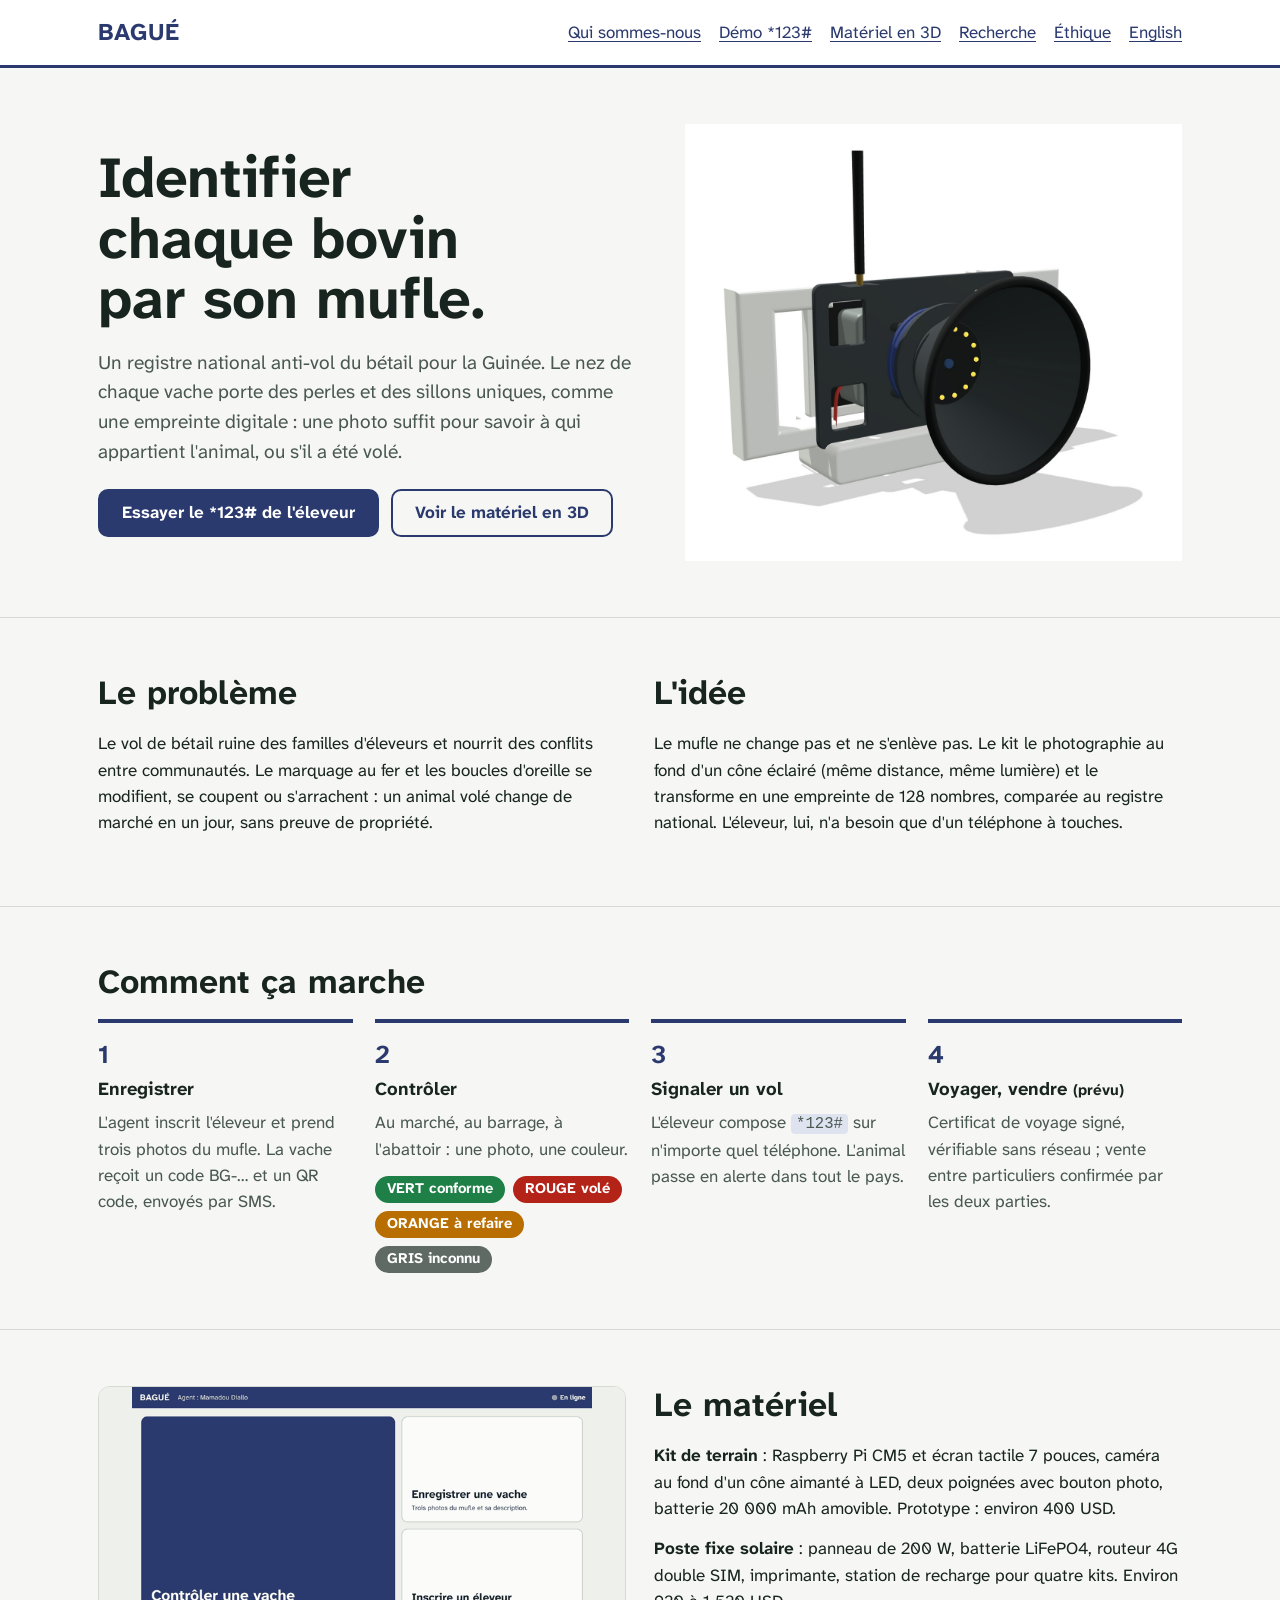
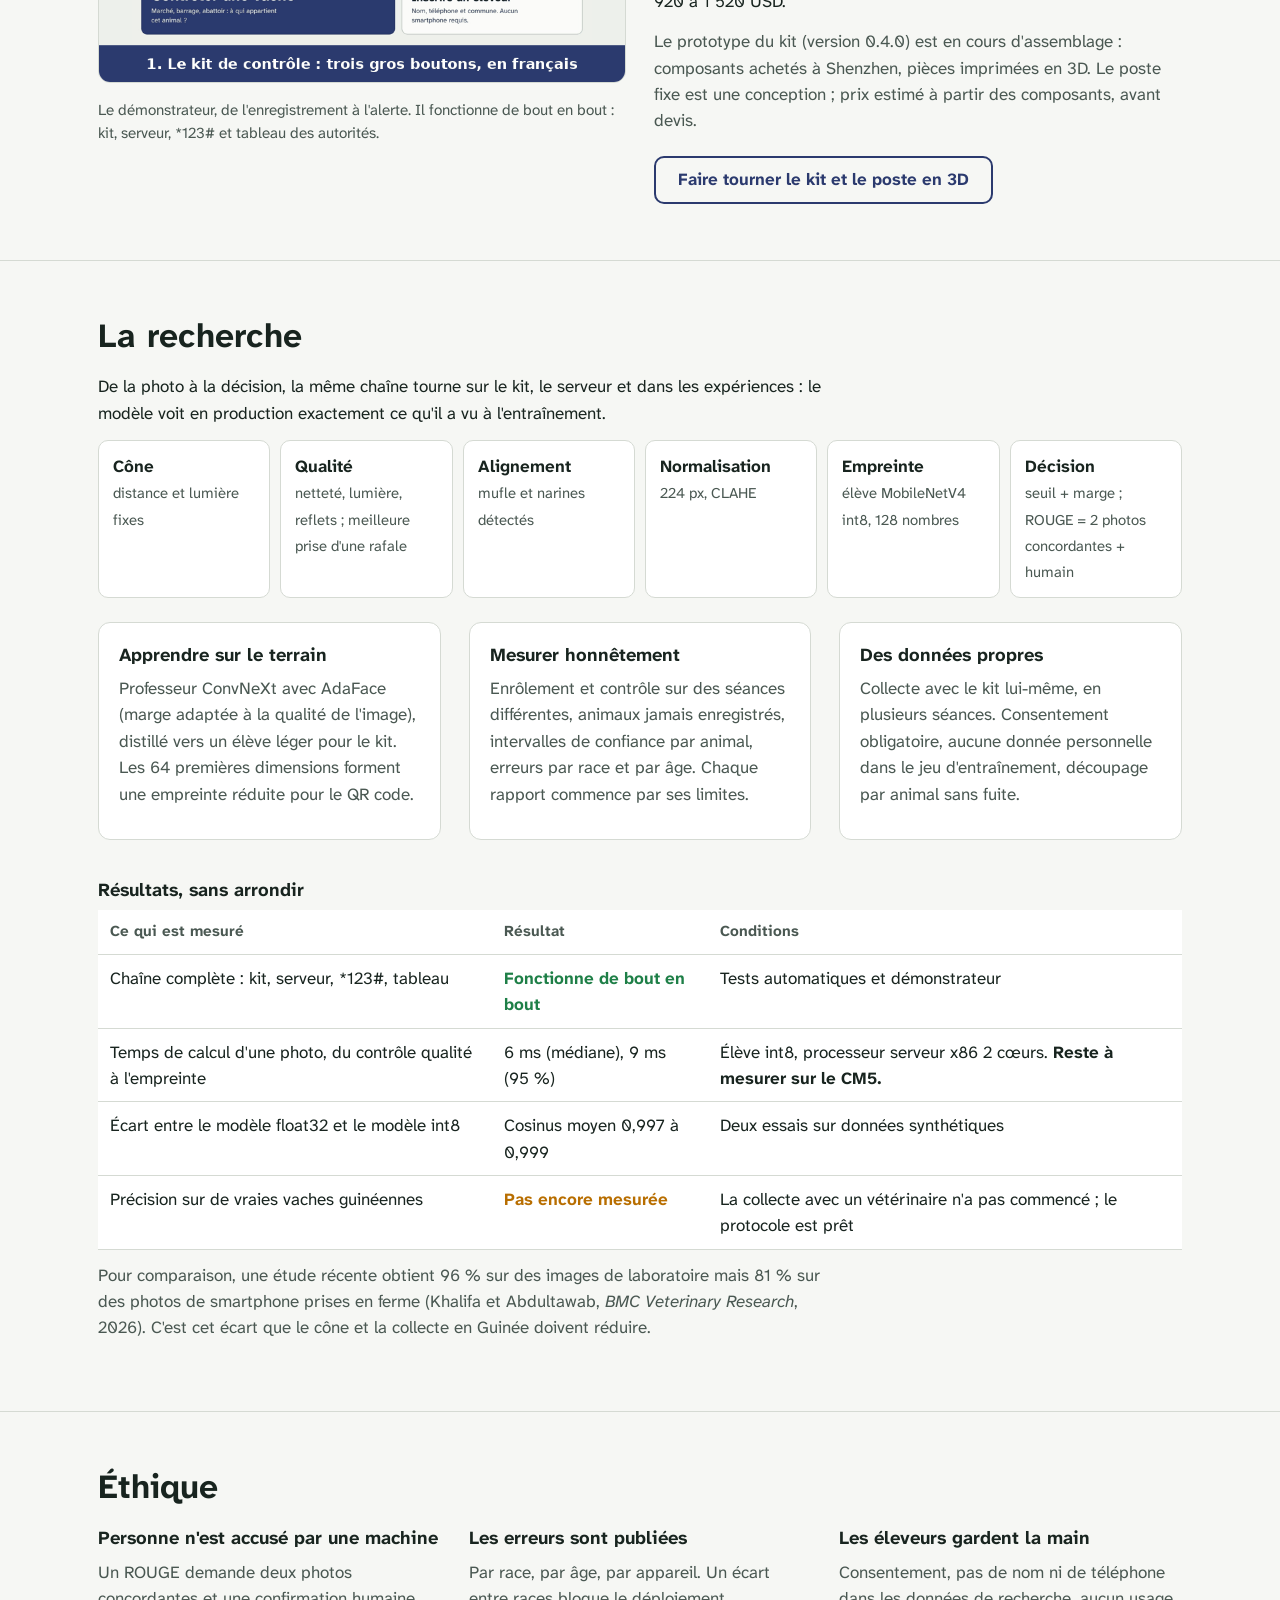
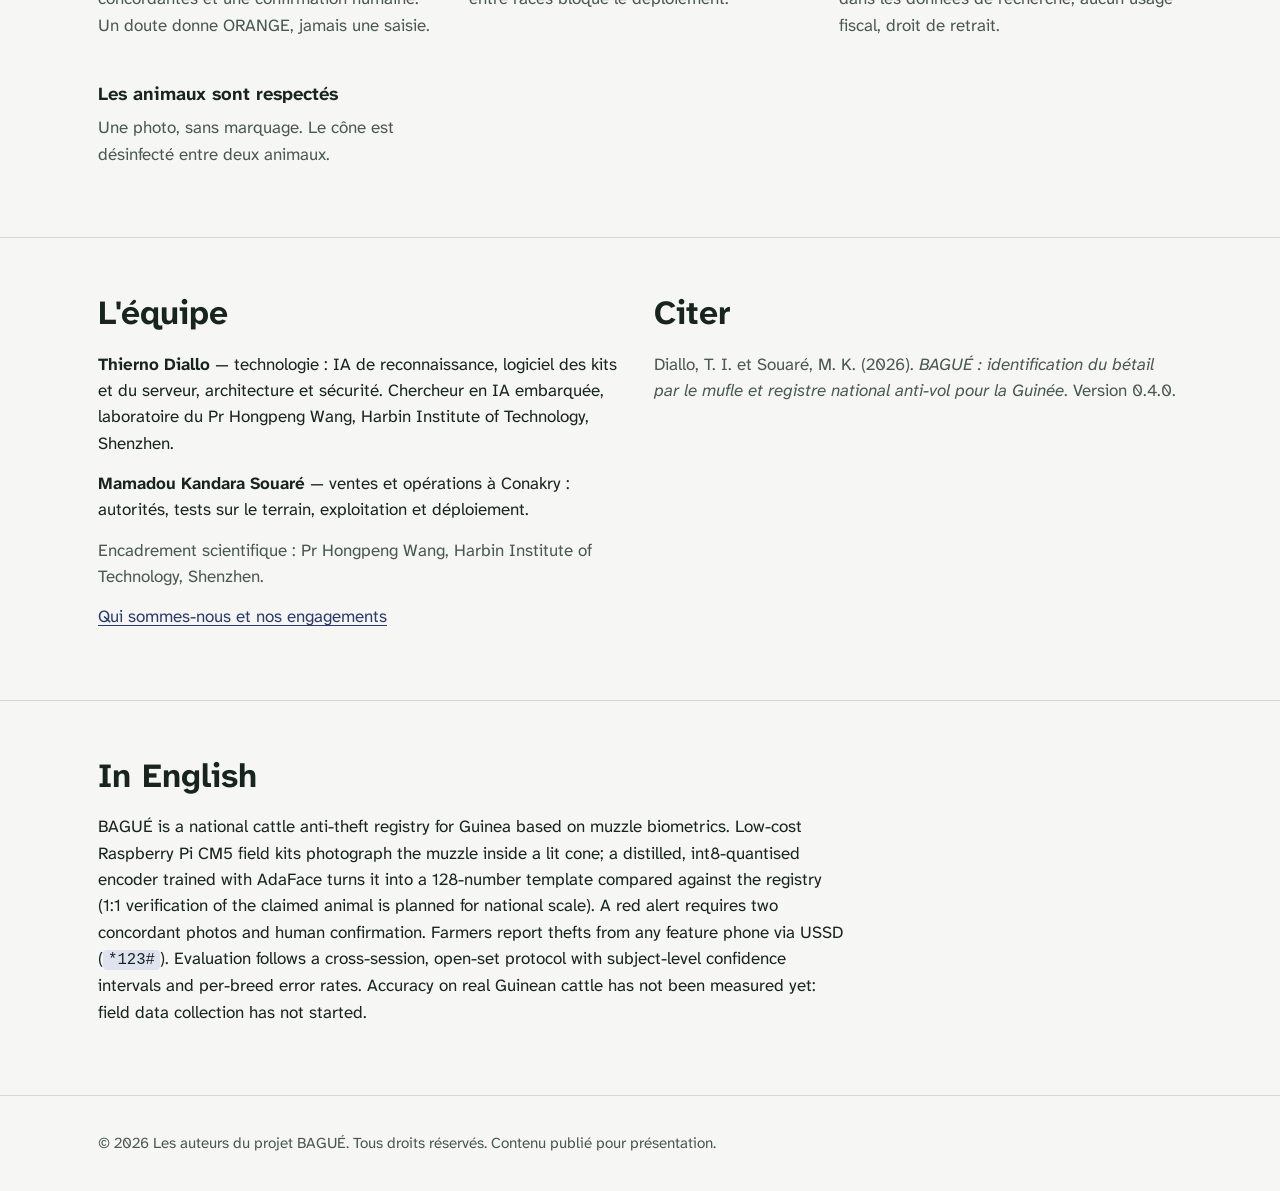
<file: site/index.html>
<!doctype html>
<html lang="fr">
<head>
<meta charset="utf-8">
<meta name="viewport" content="width=device-width, initial-scale=1">
<title>BAGUÉ — identifier chaque bovin par son mufle</title>
<meta name="description" content="BAGUÉ : registre national anti-vol du bétail pour la Guinée, fondé sur la biométrie du mufle. Kits de terrain à bas coût, téléphone à touches pour l'éleveur.">
<link rel="icon" type="image/png" href="images/bague-logo.png">
<meta property="og:type" content="website">
<meta property="og:site_name" content="BAGUÉ">
<meta property="og:locale" content="fr_FR">
<meta property="og:title" content="BAGUÉ — identifier chaque bovin par son mufle">
<meta property="og:description" content="Registre national anti-vol du bétail pour la Guinée, fondé sur la biométrie du mufle : kit de terrain à bas coût, *123# pour l'éleveur, méthode scientifique publiée.">
<meta property="og:url" content="https://bague-guinee.github.io/bague-vitrine/">
<meta property="og:image" content="https://bague-guinee.github.io/bague-vitrine/images/apercu.png"> <meta property="og:image:width" content="1200"> <meta property="og:image:height" content="630"> <meta property="og:image:alt" content="Le kit BAGUÉ et le logo : identifier chaque bovin par son mufle">
<meta name="twitter:card" content="summary_large_image">
<meta name="twitter:image" content="https://bague-guinee.github.io/bague-vitrine/images/apercu.png">
<link rel="stylesheet" href="https://fonts.googleapis.com/css2?family=Atkinson+Hyperlegible+Next:wght@400;700&display=swap">
<style>
  :root {
    --bg: #F6F7F4; --sheet: #FFFFFF; --ink: #18241F; --ink-2: #4A5852; --rule: #D5DAD3;
    --indigo: #2B3A6E; --indigo-soft: #DFE3F0; --on-indigo: #FFFFFF;
    --green: #1E7F47; --red: #B42318; --orange: #B86E00; --grey: #5F6A65;
    --font: "Atkinson Hyperlegible Next", "Atkinson Hyperlegible", system-ui, sans-serif;
  }
  @media (prefers-color-scheme: dark) {
    :root { --bg: #121A17; --sheet: #1A2420; --ink: #E7ECE8; --ink-2: #A9B5AF; --rule: #33403A;
      --indigo: #9FB0EA; --indigo-soft: #263055; --on-indigo: #121A17; color-scheme: dark; }
  }
  * { box-sizing: border-box; }
  body { margin: 0; background: var(--bg); color: var(--ink); font-family: var(--font); font-size: 17px; line-height: 1.55; }
  a { color: var(--indigo); text-underline-offset: 0.18em; }
  :focus-visible { outline: 3px solid var(--indigo); outline-offset: 2px; }
  .wrap { max-width: 1120px; margin: 0 auto; padding-inline: max(18px, env(safe-area-inset-left, 0px)); }
  header.top { border-bottom: 3px solid var(--indigo); background: var(--sheet); }
  header.top .wrap { display: flex; align-items: center; justify-content: space-between; gap: 16px; flex-wrap: wrap; padding-block: 14px; }
  .mark { font-weight: 700; font-size: 1.5rem; letter-spacing: 0.04em; color: var(--indigo); text-decoration: none; }
  nav { display: flex; gap: 18px; flex-wrap: wrap; }
  section { padding-block: 56px; border-bottom: 1px solid var(--rule); }
  h1 { font-size: clamp(2.2rem, 5vw, 3.6rem); line-height: 1.05; margin: 0 0 18px; text-wrap: balance; }
  h2 { font-size: clamp(1.5rem, 3vw, 2.1rem); line-height: 1.15; margin: 0 0 18px; text-wrap: balance; }
  h3 { margin: 0 0 6px; font-size: 1.15rem; }
  p { margin: 0 0 14px; max-width: 68ch; }
  .muted { color: var(--ink-2); }
  .hero { display: grid; grid-template-columns: minmax(0, 1.1fr) minmax(0, 1fr); gap: 40px; align-items: center; }
  .hero img { width: 100%; height: auto; }
  .lede { font-size: 1.2rem; color: var(--ink-2); }
  .actions { display: flex; gap: 12px; flex-wrap: wrap; margin-top: 22px; }
  .btn { display: inline-flex; align-items: center; min-height: 48px; padding: 0 22px; border-radius: 10px; font-weight: 700; text-decoration: none; border: 2px solid var(--indigo); }
  .btn-main { background: var(--indigo); color: var(--on-indigo); }
  .cols { display: grid; grid-template-columns: repeat(auto-fit, minmax(260px, 1fr)); gap: 28px; }
  .steps { list-style: none; padding: 0; margin: 0; display: grid; grid-template-columns: repeat(auto-fit, minmax(230px, 1fr)); gap: 22px; counter-reset: step; }
  .steps > li { counter-increment: step; border-top: 4px solid var(--indigo); padding-top: 12px; }
  .steps > li::before { content: counter(step); font-weight: 700; font-size: 1.6rem; color: var(--indigo); display: block; }
  .chips { display: flex; gap: 8px; flex-wrap: wrap; margin: 8px 0 0; padding: 0; list-style: none; }
  .chip { padding: 2px 12px; border-radius: 999px; color: #fff; font-weight: 700; font-size: 0.92rem; }
  .figure { margin: 0; }
  .figure img { width: 100%; height: auto; border-radius: 12px; border: 1px solid var(--rule); background: var(--sheet); }
  .figure figcaption { color: var(--ink-2); font-size: 0.95rem; margin-top: 8px; }
  .pipeline { display: flex; flex-wrap: wrap; gap: 10px; align-items: stretch; margin: 10px 0 24px; padding: 0; list-style: none; }
  .pipeline li { flex: 1 1 150px; background: var(--sheet); border: 1px solid var(--rule); border-radius: 10px; padding: 12px 14px; position: relative; }
  .pipeline li strong { display: block; }
  .pipeline li span { color: var(--ink-2); font-size: 0.93rem; }
  .table-box { overflow-x: auto; }
  table { border-collapse: collapse; width: 100%; min-width: 560px; background: var(--sheet); }
  th, td { text-align: left; padding: 10px 12px; border-bottom: 1px solid var(--rule); vertical-align: top; }
  th { font-size: 0.95rem; color: var(--ink-2); }
  .pending { color: var(--orange); font-weight: 700; }
  .ok { color: var(--green); font-weight: 700; }
  .card { background: var(--sheet); border: 1px solid var(--rule); border-radius: 12px; padding: 18px 20px; }
  footer { padding-block: 36px; color: var(--ink-2); font-size: 0.95rem; }
  code { font-size: 0.92em; background: var(--indigo-soft); padding: 1px 5px; border-radius: 4px; }
  @media (max-width: 760px) { .hero { grid-template-columns: 1fr; } section { padding-block: 40px; } }
</style>
</head>
<body>
<header class="top">
  <div class="wrap">
    <a class="mark" href="./">BAGUÉ</a>
    <nav aria-label="Pages du site">
      <a href="engagement.html">Qui sommes-nous</a>
      <a href="demo.html">Démo *123#</a>
      <a href="3d.html">Matériel en 3D</a>
      <a href="#recherche">Recherche</a>
      <a href="#ethique">Éthique</a>
      <a href="#english" lang="en">English</a>
    </nav>
  </div>
</header>

<main>
  <section>
    <div class="wrap hero">
      <div>
        <h1>Identifier chaque bovin par son mufle.</h1>
        <p class="lede">Un registre national anti-vol du bétail pour la Guinée. Le nez de chaque vache porte des perles et des sillons uniques, comme une empreinte digitale : une photo suffit pour savoir à qui appartient l'animal, ou s'il a été volé.</p>
        <div class="actions">
          <a class="btn btn-main" href="demo.html">Essayer le *123# de l'éleveur</a>
          <a class="btn" href="3d.html">Voir le matériel en 3D</a>
        </div>
      </div>
      <img src="images/3d-kit.jpg" alt="Le kit de contrôle BAGUÉ en 3D : écran 7 pouces, deux poignées et un cône noir posé sur le mufle" width="900" height="760">
    </div>
  </section>

  <section>
    <div class="wrap cols">
      <div>
        <h2>Le problème</h2>
        <p>Le vol de bétail ruine des familles d'éleveurs et nourrit des conflits entre communautés. Le marquage au fer et les boucles d'oreille se modifient, se coupent ou s'arrachent : un animal volé change de marché en un jour, sans preuve de propriété.</p>
      </div>
      <div>
        <h2>L'idée</h2>
        <p>Le mufle ne change pas et ne s'enlève pas. Le kit le photographie au fond d'un cône éclairé (même distance, même lumière) et le transforme en une empreinte de 128 nombres, comparée au registre national. L'éleveur, lui, n'a besoin que d'un téléphone à touches.</p>
      </div>
    </div>
  </section>

  <section>
    <div class="wrap">
      <h2>Comment ça marche</h2>
      <ol class="steps">
        <li><h3>Enregistrer</h3><p class="muted">L'agent inscrit l'éleveur et prend trois photos du mufle. La vache reçoit un code BG-… et un QR code, envoyés par SMS.</p></li>
        <li><h3>Contrôler</h3><p class="muted">Au marché, au barrage, à l'abattoir : une photo, une couleur.</p>
          <ul class="chips" aria-label="Les quatre réponses">
            <li class="chip" style="background: var(--green)">VERT conforme</li>
            <li class="chip" style="background: var(--red)">ROUGE volé</li>
            <li class="chip" style="background: var(--orange)">ORANGE à refaire</li>
            <li class="chip" style="background: var(--grey)">GRIS inconnu</li>
          </ul></li>
        <li><h3>Signaler un vol</h3><p class="muted">L'éleveur compose <code>*123#</code> sur n'importe quel téléphone. L'animal passe en alerte dans tout le pays.</p></li>
        <li><h3>Voyager, vendre <small>(prévu)</small></h3><p class="muted">Certificat de voyage signé, vérifiable sans réseau ; vente entre particuliers confirmée par les deux parties.</p></li>
      </ol>
    </div>
  </section>

  <section>
    <div class="wrap cols">
      <figure class="figure">
        <img src="images/demo.gif" alt="Animation du démonstrateur : enregistrement d'une vache, contrôle vert, vol signalé par *123#, contrôle rouge, alerte sur le tableau des autorités" width="800" height="450">
        <figcaption>Le démonstrateur, de l'enregistrement à l'alerte. Il fonctionne de bout en bout : kit, serveur, *123# et tableau des autorités.</figcaption>
      </figure>
      <div>
        <h2>Le matériel</h2>
        <p><strong>Kit de terrain</strong> : Raspberry Pi CM5 et écran tactile 7 pouces, caméra au fond d'un cône aimanté à LED, deux poignées avec bouton photo, batterie 20 000 mAh amovible. Prototype : environ 400 USD.</p>
        <p><strong>Poste fixe solaire</strong> : panneau de 200 W, batterie LiFePO4, routeur 4G double SIM, imprimante, station de recharge pour quatre kits. Environ 920 à 1 520 USD.</p>
        <p class="muted">Le prototype du kit (version 0.4.0) est en cours d'assemblage : composants achetés à Shenzhen, pièces imprimées en 3D. Le poste fixe est une conception ; prix estimé à partir des composants, avant devis.</p>
        <div class="actions"><a class="btn" href="3d.html">Faire tourner le kit et le poste en 3D</a></div>
      </div>
    </div>
  </section>

  <section id="recherche">
    <div class="wrap">
      <h2>La recherche</h2>
      <p>De la photo à la décision, la même chaîne tourne sur le kit, le serveur et dans les expériences : le modèle voit en production exactement ce qu'il a vu à l'entraînement.</p>
      <ol class="pipeline" aria-label="Chaîne de reconnaissance">
        <li><strong>Cône</strong><span>distance et lumière fixes</span></li>
        <li><strong>Qualité</strong><span>netteté, lumière, reflets ; meilleure prise d'une rafale</span></li>
        <li><strong>Alignement</strong><span>mufle et narines détectés</span></li>
        <li><strong>Normalisation</strong><span>224 px, CLAHE</span></li>
        <li><strong>Empreinte</strong><span>élève MobileNetV4 int8, 128 nombres</span></li>
        <li><strong>Décision</strong><span>seuil + marge ; ROUGE = 2 photos concordantes + humain</span></li>
      </ol>
      <div class="cols">
        <div class="card"><h3>Apprendre sur le terrain</h3><p class="muted">Professeur ConvNeXt avec AdaFace (marge adaptée à la qualité de l'image), distillé vers un élève léger pour le kit. Les 64 premières dimensions forment une empreinte réduite pour le QR code.</p></div>
        <div class="card"><h3>Mesurer honnêtement</h3><p class="muted">Enrôlement et contrôle sur des séances différentes, animaux jamais enregistrés, intervalles de confiance par animal, erreurs par race et par âge. Chaque rapport commence par ses limites.</p></div>
        <div class="card"><h3>Des données propres</h3><p class="muted">Collecte avec le kit lui-même, en plusieurs séances. Consentement obligatoire, aucune donnée personnelle dans le jeu d'entraînement, découpage par animal sans fuite.</p></div>
      </div>

      <h3 style="margin-top: 36px">Résultats, sans arrondir</h3>
      <div class="table-box">
        <table>
          <thead><tr><th scope="col">Ce qui est mesuré</th><th scope="col">Résultat</th><th scope="col">Conditions</th></tr></thead>
          <tbody>
            <tr><td>Chaîne complète : kit, serveur, *123#, tableau</td><td class="ok">Fonctionne de bout en bout</td><td>Tests automatiques et démonstrateur</td></tr>
            <tr><td>Temps de calcul d'une photo, du contrôle qualité à l'empreinte</td><td>6 ms (médiane), 9 ms (95 %)</td><td>Élève int8, processeur serveur x86 2 cœurs. <strong>Reste à mesurer sur le CM5.</strong></td></tr>
            <tr><td>Écart entre le modèle float32 et le modèle int8</td><td>Cosinus moyen 0,997 à 0,999</td><td>Deux essais sur données synthétiques</td></tr>
            <tr><td>Précision sur de vraies vaches guinéennes</td><td class="pending">Pas encore mesurée</td><td>La collecte avec un vétérinaire n'a pas commencé ; le protocole est prêt</td></tr>
          </tbody>
        </table>
      </div>
      <p class="muted" style="margin-top: 12px">Pour comparaison, une étude récente obtient 96 % sur des images de laboratoire mais 81 % sur des photos de smartphone prises en ferme (Khalifa et Abdultawab, <em>BMC Veterinary Research</em>, 2026). C'est cet écart que le cône et la collecte en Guinée doivent réduire.</p>
    </div>
  </section>

  <section id="ethique">
    <div class="wrap">
      <h2>Éthique</h2>
      <div class="cols">
        <div><h3>Personne n'est accusé par une machine</h3><p class="muted">Un ROUGE demande deux photos concordantes et une confirmation humaine. Un doute donne ORANGE, jamais une saisie.</p></div>
        <div><h3>Les erreurs sont publiées</h3><p class="muted">Par race, par âge, par appareil. Un écart entre races bloque le déploiement.</p></div>
        <div><h3>Les éleveurs gardent la main</h3><p class="muted">Consentement, pas de nom ni de téléphone dans les données de recherche, aucun usage fiscal, droit de retrait.</p></div>
        <div><h3>Les animaux sont respectés</h3><p class="muted">Une photo, sans marquage. Le cône est désinfecté entre deux animaux.</p></div>
      </div>
    </div>
  </section>

  <section>
    <div class="wrap cols">
      <div>
        <h2>L'équipe</h2>
        <p><strong>Thierno Diallo</strong> — technologie : IA de reconnaissance, logiciel des kits et du serveur, architecture et sécurité. Chercheur en IA embarquée, laboratoire du Pr Hongpeng Wang, Harbin Institute of Technology, Shenzhen.</p>
        <p><strong>Mamadou Kandara Souaré</strong> — ventes et opérations à Conakry : autorités, tests sur le terrain, exploitation et déploiement.</p>
        <p class="muted">Encadrement scientifique : Pr Hongpeng Wang, Harbin Institute of Technology, Shenzhen.</p>
        <p><a href="engagement.html">Qui sommes-nous et nos engagements</a></p>
      </div>
      <div>
        <h2>Citer</h2>
        <p class="muted">Diallo, T. I. et Souaré, M. K. (2026). <em>BAGUÉ : identification du bétail par le mufle et registre national anti-vol pour la Guinée</em>. Version 0.4.0.</p>
      </div>
    </div>
  </section>

  <section id="english" lang="en">
    <div class="wrap">
      <h2>In English</h2>
      <p>BAGUÉ is a national cattle anti-theft registry for Guinea based on muzzle biometrics. Low-cost Raspberry Pi CM5 field kits photograph the muzzle inside a lit cone; a distilled, int8-quantised encoder trained with AdaFace turns it into a 128-number template compared against the registry (1:1 verification of the claimed animal is planned for national scale). A red alert requires two concordant photos and human confirmation. Farmers report thefts from any feature phone via USSD (<code>*123#</code>). Evaluation follows a cross-session, open-set protocol with subject-level confidence intervals and per-breed error rates. Accuracy on real Guinean cattle has not been measured yet: field data collection has not started.</p>
    </div>
  </section>
</main>

<footer>
  <div class="wrap">
    © 2026 Les auteurs du projet BAGUÉ. Tous droits réservés. Contenu publié pour présentation.
  </div>
</footer>
</body>
</html>
</file>
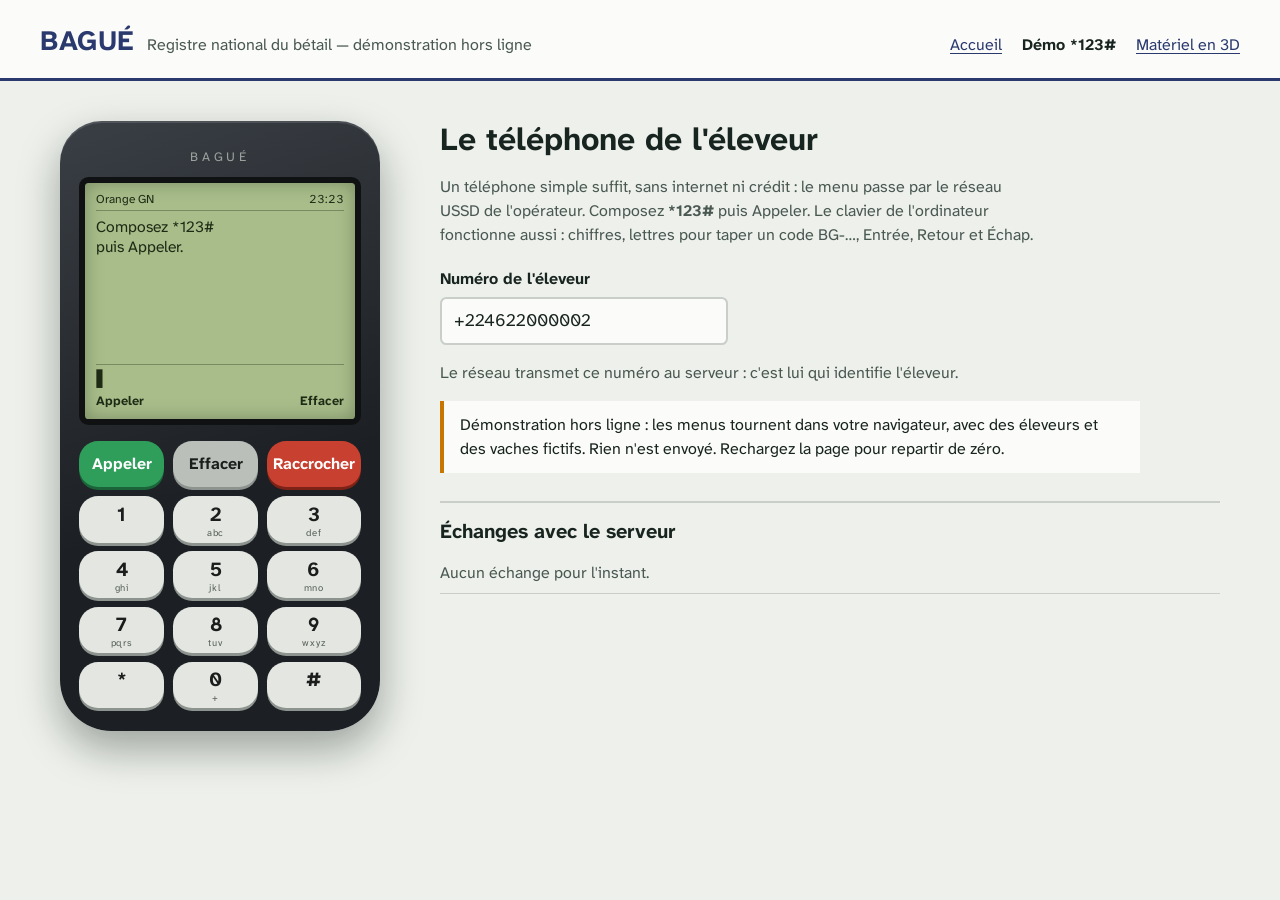
<file: site/demo.html>
<!doctype html>
<html lang="fr">
<head>
  <meta charset="utf-8">
  <meta name="viewport" content="width=device-width, initial-scale=1">
  <meta name="bague-api" content="/api/v1">
  <meta name="bague-service-code" content="*123#">
  <title>BAGUÉ démo *123#</title>
  <link rel="icon" type="image/png" href="images/bague-logo.png">
  <meta property="og:type" content="website">
  <meta property="og:site_name" content="BAGUÉ">
  <meta property="og:locale" content="fr_FR">
  <meta property="og:title" content="BAGUÉ — démo *123# de l'éleveur">
  <meta property="og:description" content="Essayez dans votre navigateur le service *123# de BAGUÉ : signaler un vol, voir ses animaux, vérifier une vache. Données fictives.">
  <meta property="og:url" content="https://bague-guinee.github.io/bague-vitrine/demo.html">
  <meta property="og:image" content="https://bague-guinee.github.io/bague-vitrine/images/apercu.png"> <meta property="og:image:width" content="1200"> <meta property="og:image:height" content="630"> <meta property="og:image:alt" content="Le kit BAGUÉ et le logo : identifier chaque bovin par son mufle">
  <meta name="twitter:card" content="summary_large_image">
  <meta name="twitter:image" content="https://bague-guinee.github.io/bague-vitrine/images/apercu.png">
  <link rel="stylesheet" href="bague.css">
  <style>
    .stage { display: grid; gap: 2.5rem; grid-template-columns: minmax(280px, 340px) minmax(0, 1fr); align-items: start; }
    @media (max-width: 760px) { .stage { grid-template-columns: 1fr; justify-items: center; } }

    .phone {
      width: 100%;
      max-width: 320px;
      padding: 1.6rem 1.2rem 1.4rem;
      border-radius: 2.6rem 2.6rem 3.2rem 3.2rem;
      background: linear-gradient(160deg, #3a3f45, #1c1f23 60%);
      box-shadow: inset 0 2px 0 rgba(255, 255, 255, 0.12), 0 18px 40px rgba(10, 20, 15, 0.35);
      color: #e9ece8;
    }
    .phone-brand { text-align: center; font-size: 0.8rem; letter-spacing: 0.3em; color: #9aa19c; margin-bottom: 0.7rem; }
    .lcd {
      height: 15.5rem;
      border-radius: 0.6rem;
      border: 6px solid #0f1113;
      background: #a9bd8b;
      color: #1d2b14;
      padding: 0.55rem 0.7rem;
      font-size: 0.98rem;
      line-height: 1.32;
      display: flex;
      flex-direction: column;
      box-shadow: inset 0 0 18px rgba(30, 45, 20, 0.35);
    }
    .lcd-bar { display: flex; justify-content: space-between; font-size: 0.75rem; border-bottom: 1px solid rgba(29, 43, 20, 0.35); padding-bottom: 0.15rem; margin-bottom: 0.35rem; }
    .lcd-text { flex: 1; white-space: pre-wrap; overflow-y: auto; overflow-wrap: anywhere; }
    .lcd-input { border-top: 1px solid rgba(29, 43, 20, 0.35); padding-top: 0.25rem; min-height: 1.6rem; font-weight: 700; }
    .lcd-input::after { content: "▌"; animation: blink 1s steps(1) infinite; }
    .lcd[data-state="ended"] .lcd-input::after, .lcd[data-state="waiting"] .lcd-input::after { content: ""; }
    @keyframes blink { 50% { opacity: 0; } }
    .lcd-soft { display: flex; justify-content: space-between; font-size: 0.8rem; font-weight: 700; padding-top: 0.2rem; }

    .keys { display: grid; grid-template-columns: repeat(3, 1fr); gap: 0.55rem; margin-top: 1rem; }
    .key {
      font: inherit;
      font-size: 1.25rem;
      font-weight: 700;
      min-height: 2.9rem;
      border-radius: 1.2rem;
      border: 0;
      background: #e3e6e1;
      color: #1a1d1b;
      box-shadow: 0 3px 0 #8d938e;
      cursor: pointer;
      touch-action: manipulation;
    }
    .key small { display: block; font-size: 0.6rem; font-weight: 400; letter-spacing: 0.08em; color: #59605b; margin-top: -0.2rem; }
    .key:active { transform: translateY(2px); box-shadow: 0 1px 0 #8d938e; }
    .key-call { background: #2f9e5b; color: #fff; box-shadow: 0 3px 0 #1b6338; font-size: 1rem; }
    .key-end { background: #c8402f; color: #fff; box-shadow: 0 3px 0 #7d2216; font-size: 1rem; }
    .key-clear { background: #babfba; font-size: 1rem; }

    .side h1 { font-size: clamp(1.5rem, 3vw, 2rem); }
    .side label { display: block; font-weight: 700; margin: 1.25rem 0 0.35rem; }
    .side input {
      font: inherit;
      font-size: 1.1rem;
      padding: 0.55rem 0.75rem;
      border: 2px solid var(--rule);
      border-radius: 0.4rem;
      background: var(--sheet);
      color: var(--ink);
      width: min(100%, 18rem);
    }
    .hint { color: var(--ink-2); max-width: 60ch; }
    .journal { margin-top: 1.75rem; border-top: 2px solid var(--rule); }
    .journal h2 { margin-top: 1rem; }
    .journal ol { list-style: none; padding: 0; margin: 0; max-height: 22rem; overflow-y: auto; }
    .journal li { padding: 0.5rem 0; border-bottom: 1px solid var(--rule); display: grid; grid-template-columns: 6.5rem 1fr; gap: 0.75rem; }
    .journal .sent { font-weight: 700; color: var(--indigo); overflow-wrap: anywhere; }
    .journal .got { white-space: pre-wrap; color: var(--ink-2); }
    .journal .empty { display: block; color: var(--ink-2); }
  </style>
</head>
<body>
  <header class="masthead">
    <div class="brand"><a class="brand-mark" href="./">BAGUÉ</a><span class="brand-sub">Registre national du bétail — démonstration hors ligne</span></div>
    <nav aria-label="Pages du site">
      <a href="./">Accueil</a>
      <a href="demo.html" aria-current="page">Démo *123#</a>
      <a href="3d.html">Matériel en 3D</a>
    </nav>
  </header>
  <main class="stage">
    <div class="phone" role="group" aria-label="Téléphone simulé">
      <div class="phone-brand">BAGUÉ</div>
      <div class="lcd" id="lcd" data-state="idle" aria-live="polite">
        <div class="lcd-bar"><span>Orange GN</span><span id="clock" class="num"></span></div>
        <div class="lcd-text" id="screen"></div>
        <div class="lcd-input num" id="typed"></div>
        <div class="lcd-soft"><span id="soft-left">Appeler</span><span id="soft-right">Effacer</span></div>
      </div>
      <div class="keys" id="keys">
        <button class="key key-call" type="button" data-action="send" id="call-key">Appeler</button>
        <button class="key key-clear" type="button" data-action="back" aria-label="Effacer un caractère">Effacer</button>
        <button class="key key-end" type="button" data-action="hangup">Raccrocher</button>
        <button class="key" type="button" data-key="1">1<small>&nbsp;</small></button>
        <button class="key" type="button" data-key="2">2<small>abc</small></button>
        <button class="key" type="button" data-key="3">3<small>def</small></button>
        <button class="key" type="button" data-key="4">4<small>ghi</small></button>
        <button class="key" type="button" data-key="5">5<small>jkl</small></button>
        <button class="key" type="button" data-key="6">6<small>mno</small></button>
        <button class="key" type="button" data-key="7">7<small>pqrs</small></button>
        <button class="key" type="button" data-key="8">8<small>tuv</small></button>
        <button class="key" type="button" data-key="9">9<small>wxyz</small></button>
        <button class="key" type="button" data-key="*">*<small>&nbsp;</small></button>
        <button class="key" type="button" data-key="0">0<small>+</small></button>
        <button class="key" type="button" data-key="#">#<small>&nbsp;</small></button>
      </div>
    </div>

    <section class="side">
      <h1>Le téléphone de l'éleveur</h1>
      <p class="hint">Un téléphone simple suffit, sans internet ni crédit : le menu passe par le réseau USSD de l'opérateur. Composez <strong id="code-hint">*123#</strong> puis Appeler. Le clavier de l'ordinateur fonctionne aussi : chiffres, lettres pour taper un code BG-…, Entrée, Retour et Échap.</p>
      <label for="phone">Numéro de l'éleveur</label>
      <input id="phone" type="tel" inputmode="tel" value="+224622000002" list="demo-phones" autocomplete="off">
      <datalist id="demo-phones">
        <option value="+224622000002">Alpha Bah, Kindia</option>
        <option value="+224622000003">Fatoumata Camara, Mamou</option>
      </datalist>
      <p class="hint">Le réseau transmet ce numéro au serveur : c'est lui qui identifie l'éleveur.</p>
      <p class="notice">Démonstration hors ligne : les menus tournent dans votre navigateur, avec des éleveurs et des vaches fictifs. Rien n'est envoyé. Rechargez la page pour repartir de zéro.</p>
      <div class="journal">
        <h2>Échanges avec le serveur</h2>
        <ol id="journal"><li class="empty">Aucun échange pour l'instant.</li></ol>
      </div>
    </section>
  </main>
  <script src="mock-ussd.js"></script>
  <script src="ussd.js"></script>
</body>
</html>
</file>
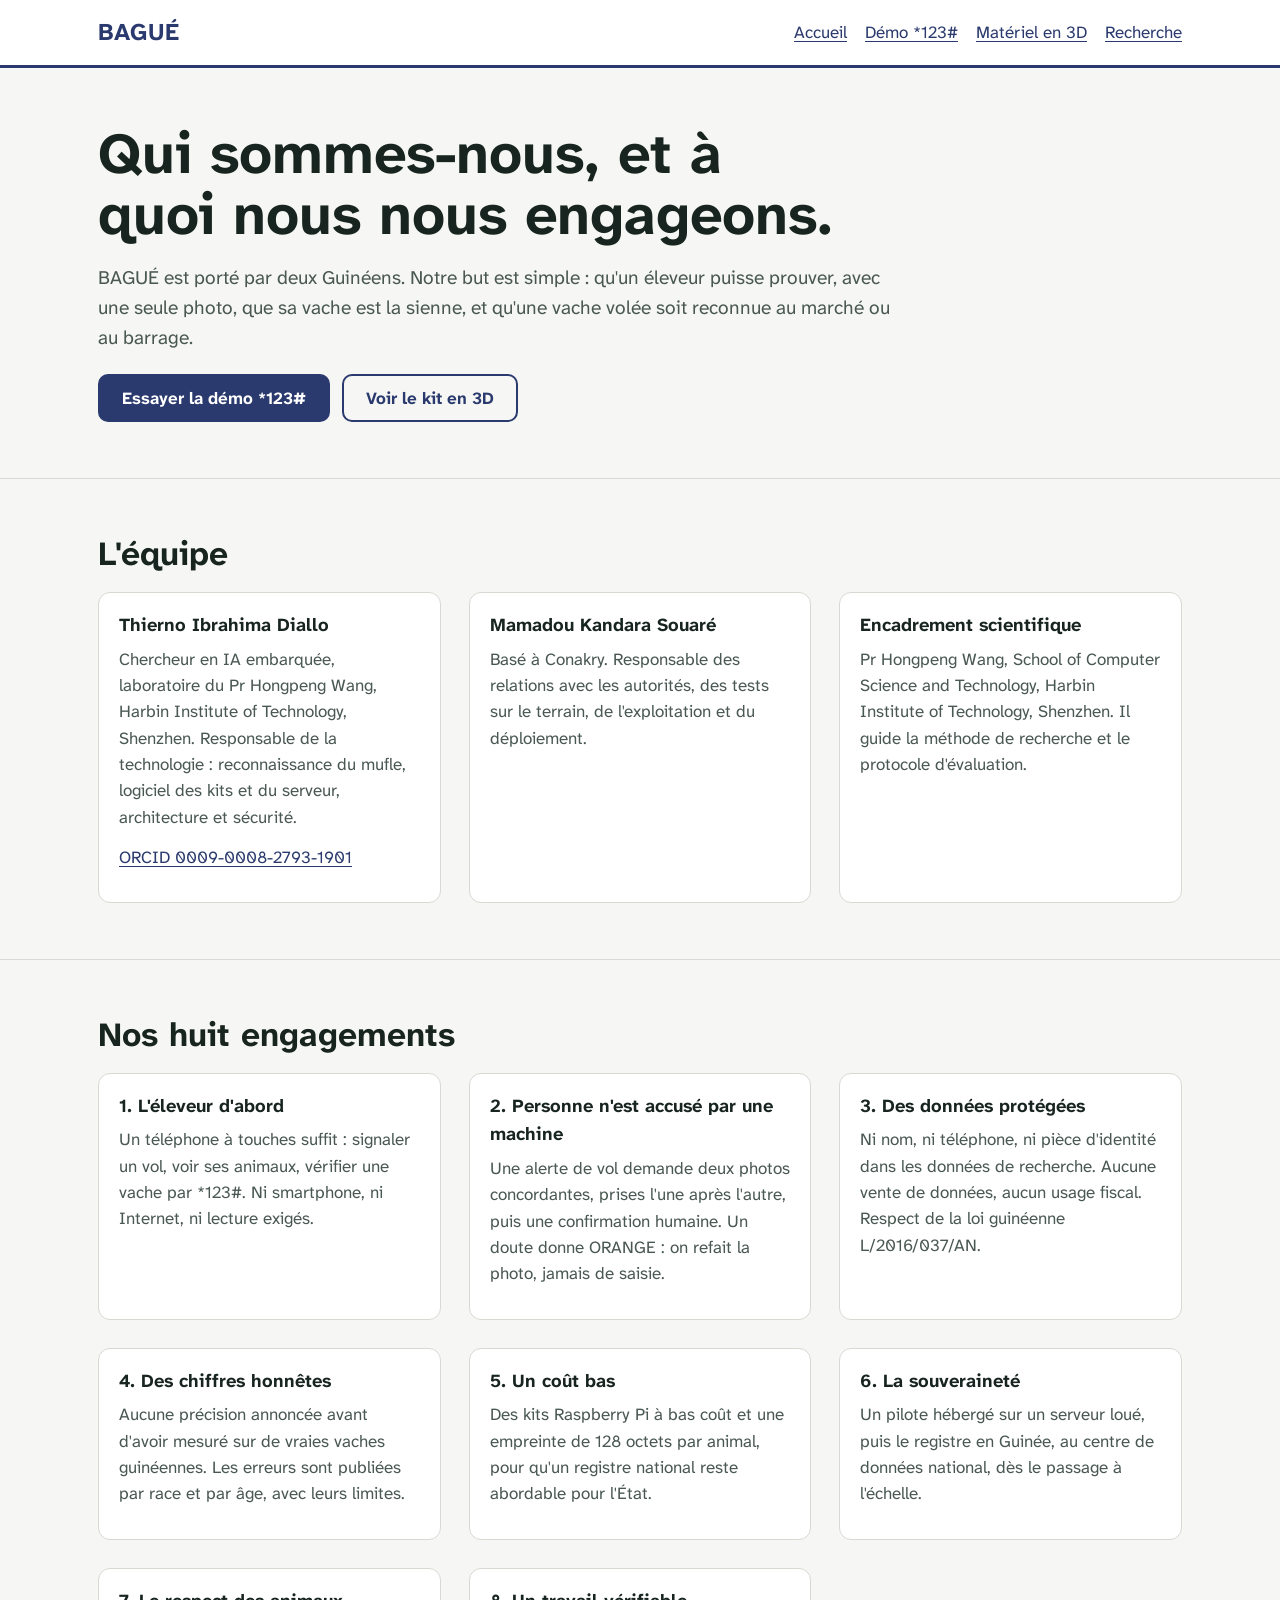
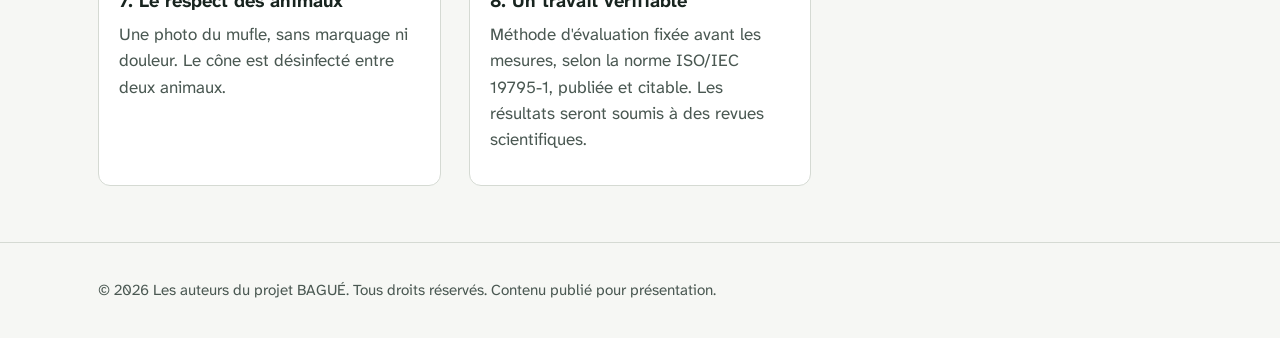
<file: site/engagement.html>
<!doctype html>
<html lang="fr">
<head>
<meta charset="utf-8">
<meta name="viewport" content="width=device-width, initial-scale=1">
<title>Qui sommes-nous — BAGUÉ</title>
<meta name="description" content="L'équipe BAGUÉ et ses engagements : l'éleveur d'abord, personne accusé par une machine, données protégées, chiffres honnêtes, coût bas, souveraineté.">
<link rel="icon" type="image/png" href="images/bague-logo.png">
<meta property="og:type" content="website">
<meta property="og:site_name" content="BAGUÉ">
<meta property="og:locale" content="fr_FR">
<meta property="og:title" content="Qui sommes-nous — BAGUÉ">
<meta property="og:description" content="Deux Guinéens, un chercheur en IA embarquée et un responsable des opérations à Conakry, et huit engagements pour un registre anti-vol du bétail juste et fiable.">
<meta property="og:url" content="https://bague-guinee.github.io/bague-vitrine/engagement.html">
<meta property="og:image" content="https://bague-guinee.github.io/bague-vitrine/images/apercu.png"> <meta property="og:image:width" content="1200"> <meta property="og:image:height" content="630"> <meta property="og:image:alt" content="Le kit BAGUÉ et le logo : identifier chaque bovin par son mufle">
<meta name="twitter:card" content="summary_large_image">
<meta name="twitter:image" content="https://bague-guinee.github.io/bague-vitrine/images/apercu.png">
<link rel="stylesheet" href="https://fonts.googleapis.com/css2?family=Atkinson+Hyperlegible+Next:wght@400;700&display=swap">
<style>
  :root {
    --bg: #F6F7F4; --sheet: #FFFFFF; --ink: #18241F; --ink-2: #4A5852; --rule: #D5DAD3;
    --indigo: #2B3A6E; --indigo-soft: #DFE3F0; --on-indigo: #FFFFFF;
    --green: #1E7F47; --red: #B42318; --orange: #B86E00; --grey: #5F6A65;
    --font: "Atkinson Hyperlegible Next", "Atkinson Hyperlegible", system-ui, sans-serif;
  }
  @media (prefers-color-scheme: dark) {
    :root { --bg: #121A17; --sheet: #1A2420; --ink: #E7ECE8; --ink-2: #A9B5AF; --rule: #33403A;
      --indigo: #9FB0EA; --indigo-soft: #263055; --on-indigo: #121A17; color-scheme: dark; }
  }
  * { box-sizing: border-box; }
  body { margin: 0; background: var(--bg); color: var(--ink); font-family: var(--font); font-size: 17px; line-height: 1.55; }
  a { color: var(--indigo); text-underline-offset: 0.18em; }
  :focus-visible { outline: 3px solid var(--indigo); outline-offset: 2px; }
  .wrap { max-width: 1120px; margin: 0 auto; padding-inline: max(18px, env(safe-area-inset-left, 0px)); }
  header.top { border-bottom: 3px solid var(--indigo); background: var(--sheet); }
  header.top .wrap { display: flex; align-items: center; justify-content: space-between; gap: 16px; flex-wrap: wrap; padding-block: 14px; }
  .mark { font-weight: 700; font-size: 1.5rem; letter-spacing: 0.04em; color: var(--indigo); text-decoration: none; }
  nav { display: flex; gap: 18px; flex-wrap: wrap; }
  section { padding-block: 56px; border-bottom: 1px solid var(--rule); }
  h1 { font-size: clamp(2.2rem, 5vw, 3.6rem); line-height: 1.05; margin: 0 0 18px; text-wrap: balance; }
  h2 { font-size: clamp(1.5rem, 3vw, 2.1rem); line-height: 1.15; margin: 0 0 18px; text-wrap: balance; }
  h3 { margin: 0 0 6px; font-size: 1.15rem; }
  p { margin: 0 0 14px; max-width: 68ch; }
  .muted { color: var(--ink-2); }
  .hero { display: grid; grid-template-columns: minmax(0, 1.1fr) minmax(0, 1fr); gap: 40px; align-items: center; }
  .hero img { width: 100%; height: auto; }
  .lede { font-size: 1.2rem; color: var(--ink-2); }
  .actions { display: flex; gap: 12px; flex-wrap: wrap; margin-top: 22px; }
  .btn { display: inline-flex; align-items: center; min-height: 48px; padding: 0 22px; border-radius: 10px; font-weight: 700; text-decoration: none; border: 2px solid var(--indigo); }
  .btn-main { background: var(--indigo); color: var(--on-indigo); }
  .cols { display: grid; grid-template-columns: repeat(auto-fit, minmax(260px, 1fr)); gap: 28px; }
  .steps { list-style: none; padding: 0; margin: 0; display: grid; grid-template-columns: repeat(auto-fit, minmax(230px, 1fr)); gap: 22px; counter-reset: step; }
  .steps > li { counter-increment: step; border-top: 4px solid var(--indigo); padding-top: 12px; }
  .steps > li::before { content: counter(step); font-weight: 700; font-size: 1.6rem; color: var(--indigo); display: block; }
  .chips { display: flex; gap: 8px; flex-wrap: wrap; margin: 8px 0 0; padding: 0; list-style: none; }
  .chip { padding: 2px 12px; border-radius: 999px; color: #fff; font-weight: 700; font-size: 0.92rem; }
  .figure { margin: 0; }
  .figure img { width: 100%; height: auto; border-radius: 12px; border: 1px solid var(--rule); background: var(--sheet); }
  .figure figcaption { color: var(--ink-2); font-size: 0.95rem; margin-top: 8px; }
  .pipeline { display: flex; flex-wrap: wrap; gap: 10px; align-items: stretch; margin: 10px 0 24px; padding: 0; list-style: none; }
  .pipeline li { flex: 1 1 150px; background: var(--sheet); border: 1px solid var(--rule); border-radius: 10px; padding: 12px 14px; position: relative; }
  .pipeline li strong { display: block; }
  .pipeline li span { color: var(--ink-2); font-size: 0.93rem; }
  .table-box { overflow-x: auto; }
  table { border-collapse: collapse; width: 100%; min-width: 560px; background: var(--sheet); }
  th, td { text-align: left; padding: 10px 12px; border-bottom: 1px solid var(--rule); vertical-align: top; }
  th { font-size: 0.95rem; color: var(--ink-2); }
  .pending { color: var(--orange); font-weight: 700; }
  .ok { color: var(--green); font-weight: 700; }
  .card { background: var(--sheet); border: 1px solid var(--rule); border-radius: 12px; padding: 18px 20px; }
  footer { padding-block: 36px; color: var(--ink-2); font-size: 0.95rem; }
  code { font-size: 0.92em; background: var(--indigo-soft); padding: 1px 5px; border-radius: 4px; }
  @media (max-width: 760px) { .hero { grid-template-columns: 1fr; } section { padding-block: 40px; } }
</style>
</head>
<body>
<header class="top">
  <div class="wrap">
    <a class="mark" href="./">BAGUÉ</a>
    <nav aria-label="Pages du site">
      <a href="./">Accueil</a>
      <a href="demo.html">Démo *123#</a>
      <a href="3d.html">Matériel en 3D</a>
      <a href="./#recherche">Recherche</a>
    </nav>
  </div>
</header>

<main>
  <section>
    <div class="wrap">
      <h1>Qui sommes-nous, et à quoi nous nous engageons.</h1>
      <p class="lede">BAGUÉ est porté par deux Guinéens. Notre but est simple : qu'un éleveur puisse prouver, avec une seule photo, que sa vache est la sienne, et qu'une vache volée soit reconnue au marché ou au barrage.</p>
      <div class="actions">
        <a class="btn btn-main" href="demo.html">Essayer la démo *123#</a>
        <a class="btn" href="3d.html">Voir le kit en 3D</a>
      </div>
    </div>
  </section>

  <section>
    <div class="wrap">
      <h2>L'équipe</h2>
      <div class="cols">
        <div class="card">
          <h3>Thierno Ibrahima Diallo</h3>
          <p class="muted">Chercheur en IA embarquée, laboratoire du Pr Hongpeng Wang, Harbin Institute of Technology, Shenzhen. Responsable de la technologie : reconnaissance du mufle, logiciel des kits et du serveur, architecture et sécurité.</p>
          <p><a href="https://orcid.org/0009-0008-2793-1901">ORCID 0009-0008-2793-1901</a></p>
        </div>
        <div class="card">
          <h3>Mamadou Kandara Souaré</h3>
          <p class="muted">Basé à Conakry. Responsable des relations avec les autorités, des tests sur le terrain, de l'exploitation et du déploiement.</p>
        </div>
        <div class="card">
          <h3>Encadrement scientifique</h3>
          <p class="muted">Pr Hongpeng Wang, School of Computer Science and Technology, Harbin Institute of Technology, Shenzhen. Il guide la méthode de recherche et le protocole d'évaluation.</p>
        </div>
      </div>
    </div>
  </section>

  <section>
    <div class="wrap">
      <h2>Nos huit engagements</h2>
      <div class="cols">
        <div class="card"><h3>1. L'éleveur d'abord</h3><p class="muted">Un téléphone à touches suffit : signaler un vol, voir ses animaux, vérifier une vache par *123#. Ni smartphone, ni Internet, ni lecture exigés.</p></div>
        <div class="card"><h3>2. Personne n'est accusé par une machine</h3><p class="muted">Une alerte de vol demande deux photos concordantes, prises l'une après l'autre, puis une confirmation humaine. Un doute donne ORANGE : on refait la photo, jamais de saisie.</p></div>
        <div class="card"><h3>3. Des données protégées</h3><p class="muted">Ni nom, ni téléphone, ni pièce d'identité dans les données de recherche. Aucune vente de données, aucun usage fiscal. Respect de la loi guinéenne L/2016/037/AN.</p></div>
        <div class="card"><h3>4. Des chiffres honnêtes</h3><p class="muted">Aucune précision annoncée avant d'avoir mesuré sur de vraies vaches guinéennes. Les erreurs sont publiées par race et par âge, avec leurs limites.</p></div>
        <div class="card"><h3>5. Un coût bas</h3><p class="muted">Des kits Raspberry Pi à bas coût et une empreinte de 128 octets par animal, pour qu'un registre national reste abordable pour l'État.</p></div>
        <div class="card"><h3>6. La souveraineté</h3><p class="muted">Un pilote hébergé sur un serveur loué, puis le registre en Guinée, au centre de données national, dès le passage à l'échelle.</p></div>
        <div class="card"><h3>7. Le respect des animaux</h3><p class="muted">Une photo du mufle, sans marquage ni douleur. Le cône est désinfecté entre deux animaux.</p></div>
        <div class="card"><h3>8. Un travail vérifiable</h3><p class="muted">Méthode d'évaluation fixée avant les mesures, selon la norme ISO/IEC 19795-1, publiée et citable. Les résultats seront soumis à des revues scientifiques.</p></div>
      </div>
    </div>
  </section>
</main>

<footer>
  <div class="wrap">
    © 2026 Les auteurs du projet BAGUÉ. Tous droits réservés. Contenu publié pour présentation.
  </div>
</footer>
</body>
</html>
</file>
<file: site/bague.css>
@font-face {
  font-family: "Atkinson Next";
  src: url("fonts/atkinson-hyperlegible-next-latin-400-normal.woff2") format("woff2");
  font-weight: 400;
  font-display: swap;
}
@font-face {
  font-family: "Atkinson Next";
  src: url("fonts/atkinson-hyperlegible-next-latin-700-normal.woff2") format("woff2");
  font-weight: 700;
  font-display: swap;
}

:root {
  --indigo: #2b3a6e;
  --indigo-soft: #dfe3f0;
  --ink: #18241f;
  --ink-2: #4a5852;
  --paper: #edf0eb;
  --sheet: #fbfcfa;
  --rule: #c9cfc8;
  --green: #1e7f47;
  --red: #b42318;
  --orange: #c77700;
  --grey: #6f7a75;
  --focus: #2b3a6e;
  --font: "Atkinson Next", "Atkinson Hyperlegible", system-ui, -apple-system, "Segoe UI", sans-serif;
  color-scheme: light;
}

@media (prefers-color-scheme: dark) {
  :root:not([data-theme="light"]) {
    --indigo: #9fb0ea;
    --indigo-soft: #263055;
    --ink: #e7ece8;
    --ink-2: #a9b5af;
    --paper: #121a17;
    --sheet: #1a2420;
    --rule: #33403a;
    --green: #4cc27f;
    --red: #ff6b5e;
    --orange: #f2a43a;
    --grey: #98a39e;
    --focus: #9fb0ea;
    color-scheme: dark;
  }
}
:root[data-theme="dark"] {
  --indigo: #9fb0ea;
  --indigo-soft: #263055;
  --ink: #e7ece8;
  --ink-2: #a9b5af;
  --paper: #121a17;
  --sheet: #1a2420;
  --rule: #33403a;
  --green: #4cc27f;
  --red: #ff6b5e;
  --orange: #f2a43a;
  --grey: #98a39e;
  --focus: #9fb0ea;
  color-scheme: dark;
}

* { box-sizing: border-box; }
[hidden] { display: none !important; }
html { -webkit-text-size-adjust: 100%; }
body {
  margin: 0;
  background: var(--paper);
  color: var(--ink);
  font-family: var(--font);
  font-size: 1rem;
  line-height: 1.5;
}
a { color: var(--indigo); text-underline-offset: 0.18em; }
:focus-visible { outline: 3px solid var(--focus); outline-offset: 2px; }
.num { font-variant-numeric: tabular-nums; }

.masthead {
  display: flex;
  align-items: baseline;
  justify-content: space-between;
  gap: 1rem;
  flex-wrap: wrap;
  padding: 1.25rem clamp(1rem, 4vw, 2.5rem) 1rem;
  border-bottom: 3px solid var(--indigo);
  background: var(--sheet);
}
.brand { display: flex; align-items: baseline; gap: 0.75rem; flex-wrap: wrap; }
.brand-mark {
  font-size: 1.75rem;
  font-weight: 700;
  letter-spacing: 0.02em;
  color: var(--indigo);
  text-decoration: none;
}
.brand-sub { color: var(--ink-2); }
.masthead nav { display: flex; gap: 1.25rem; flex-wrap: wrap; }
.masthead nav a[aria-current="page"] { color: var(--ink); text-decoration: none; font-weight: 700; }

main { padding: clamp(1rem, 4vw, 2.5rem); max-width: 1240px; margin: 0 auto; }
h1, h2, h3 { line-height: 1.2; margin: 0 0 0.5em; }
h1 { font-size: clamp(1.75rem, 3.5vw, 2.5rem); }
h2 { font-size: 1.25rem; }
.lede { font-size: 1.125rem; max-width: 62ch; color: var(--ink-2); }

.status-dot {
  display: inline-block;
  width: 0.75em;
  height: 0.75em;
  border-radius: 50%;
  vertical-align: -0.05em;
  margin-right: 0.4em;
  background: var(--grey);
}
.status-green { background: var(--green); }
.status-red { background: var(--red); }
.status-orange { background: var(--orange); }
.status-grey { background: var(--grey); }

.notice {
  border-left: 4px solid var(--orange);
  background: var(--sheet);
  padding: 0.75rem 1rem;
  max-width: 70ch;
}

@media (prefers-reduced-motion: reduce) {
  *, *::before, *::after { animation: none !important; transition: none !important; }
}
</file>
